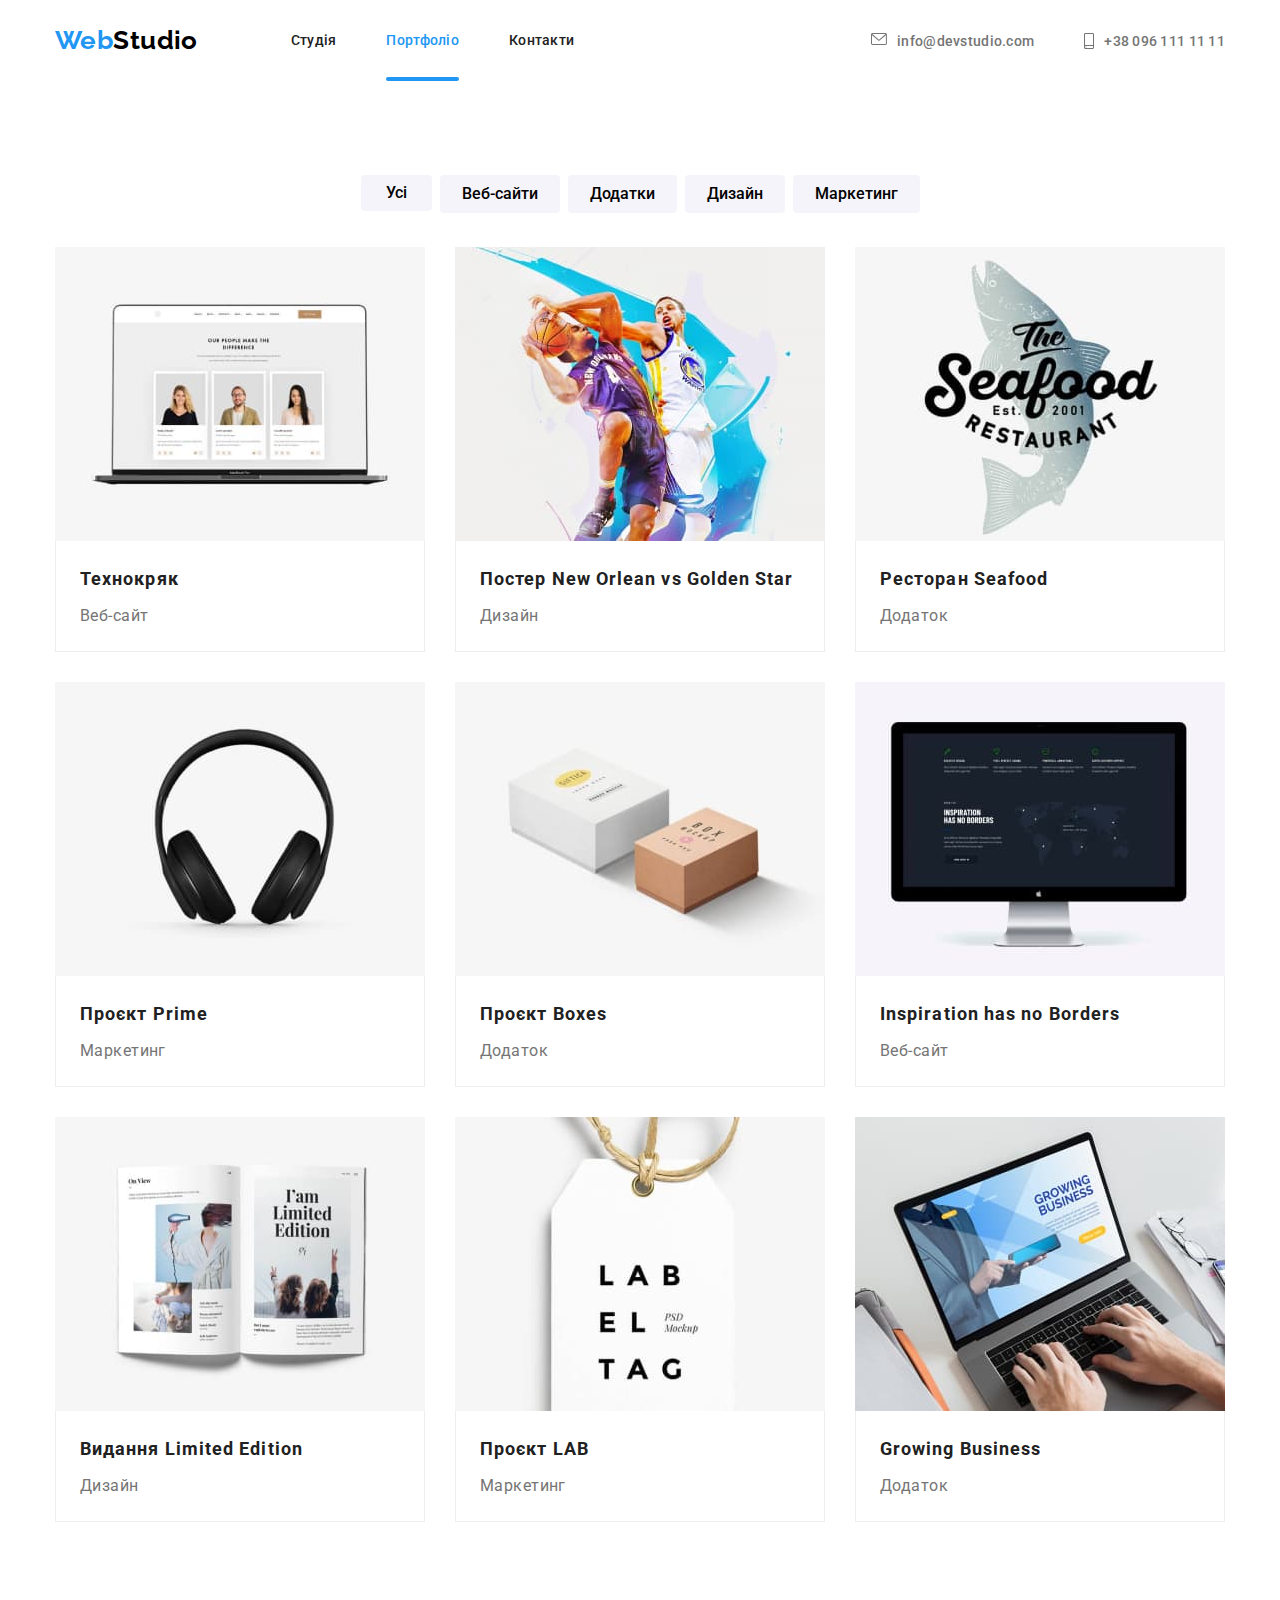
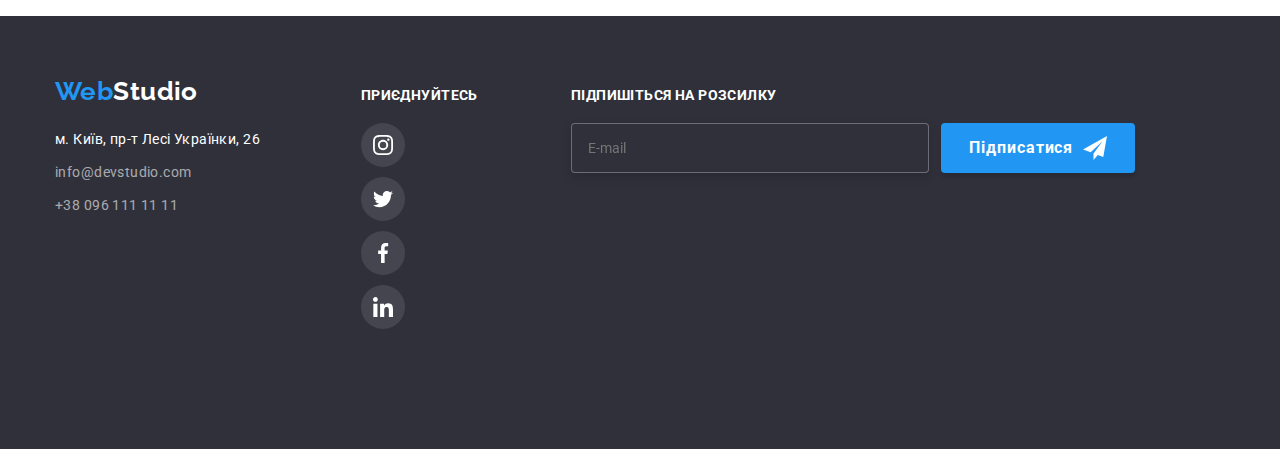
<file: portfolio.html>
<!DOCTYPE html>
<html lang="uk">

<head>
    <meta charset="UTF-8">
    <meta http-equiv="X-UA-Compatible" content="IE=edge">
    <meta name="viewport" content="width=device-width, initial-scale=1.0" />
    <title>Portfolio</title>
    <link rel="preconnect" href="https://fonts.googleapis.com">
    <link rel="preconnect" href="https://fonts.gstatic.com" crossorigin>
    <link href="https://fonts.googleapis.com/css2?family=Raleway:wght@700&family=Roboto:wght@400;500;700;900&display=swap"
        rel="stylesheet">
    <link rel="stylesheet" href="https://cdn.jsdelivr.net/npm/modern-normalize@1.1.0/modern-normalize.min.css">
    <link rel="stylesheet" href="./css/main.min.css">
    <link rel="stylesheet" href="./css/styles.css">
</head>

<body>
    <!-- Верх сторінки з активними елементами -->
<header class="header">
    <div class="header__content container">

        <a class="logotipe link" href="#">
            <span class="logotipe__web">Web</span>
            <span class="logotipe__studio">Studio</span>
        </a>

        <nav class="navigation">

            <ul class="navigation__list list">
                <li class="navigation__item"><a href="./index.html" class="link"> Студія </a></li>
                <li class="navigation__item"><a href="#" class="link navigation__link--active">Портфоліо</a></li>
                <li class="navigation__item"><a href="" class="link">Контакти</a></li>
            </ul>
        </nav>

        <ul class="contact list">
            <li>
                <a href="mailto:info@devstudio.com" class="contact link">
                    <svg class="contact__mail" width="16" height="12">
                        <use href="./images/icons.svg#icon-mail"></use>
                    </svg>
                    info@devstudio.com
                </a>
            </li>
            <li><a href="tel:+380961111111" class="contact link">
                    <svg class="contact__tel" width="10" height="16">
                        <use href="./images/icons.svg#icon-tel"></use>
                    </svg>
                    +38 096 111 11 11
                </a>
            </li>
        </ul>
    </div>
</header>

    <main>
       
       
        
        <!-- Фільтри -->
        <section class="portfolio">
            <div class="container">    
                <h1 class="portfolio__visually-hidden" >Портфоліо</h1>

                <ul class="portfolio__filters list">
                        <li><button class="portfolio__buttonall" type="button">Усі</button></li>
                        <li><button class="portfolio__filtersbutton" type="button"> Веб-сайти</button></li>
                        <li><button class="portfolio__filtersbutton" type="button"> Додатки</button></li>
                        <li><button class="portfolio__filtersbutton" type="button"> Дизайн</button></li>
                        <li><button class="portfolio__filtersbutton" type="button"> Маркетинг</button></li>
                </ul>
                

                            <!-- Портфоліо -->

                <ul class="portfolio__list list">
                                        
                        <li class="portfolio__item">
                            <div class="portfolio__overley">
                            <a class="portfolio__link link" href="">
                                <img src="./images/Portfolio-Tehno.jpg" alt="Технокряк" width="370" height="294">
                                <p class="portfolio__text">
                                    Ресурс пропонує комплексні пропозиції з різним рівнем функціоналу та сервісів. 
                                    Все це дозволить відвідувачу отримати
                                    вичерпні відомості про компанію чи приватну особу.
                                </p>
                            </div>
                                <div class="portfolio__info">
                                    <h2>Технокряк</h2>
                                    <p>Веб-сайт</p>
                                </div>
                            </a>
                           
                            
                                    
                                
                            
                            
                        </li>
                    
                    
                    
                        <li class="portfolio__item">
                            <div class="portfolio__overley">
                            <a class="portfolio__link link" href="">
                            <img src="./images/Portfolio-New-Orlean-vs-Golden-Star.jpg" alt="Постер" width="370" height="294">
                                    <p class="portfolio__text">
                                    Ресурс пропонує комплексні пропозиції з різним рівнем функціоналу та сервісів. 
                                    Все це дозволить відвідувачу отримати
                                    вичерпні відомості про компанію чи приватну особу.
                                </p>    
                        </div>
                            <div class="portfolio__info">
                                <h2>Постер New Orlean vs Golden Star</h2>
                                <p>Дизайн</p>
                            </div>
                            </a>
                            
                            
                        </li>
                    
                    
                    
                        <li class="portfolio__item">
                            <div class="portfolio__overley">
                            <a class="portfolio__link link" href="">
                                <img src="./images/Portfolio-Restaurant-Seafood.jpg" alt="Ресторан" width="370" height="294">
                            <p class="portfolio__text">
                                    Ресурс пропонує комплексні пропозиції з різним рівнем функціоналу та сервісів. 
                                    Все це дозволить відвідувачу отримати
                                    вичерпні відомості про компанію чи приватну особу.
                                </p>    
                            </div>
                                <div class="portfolio__info">
                                    <h2>Ресторан Seafood</h2>
                                    <p>Додаток</p>
                                </div>
                            </a>
                            
                        </li>
                    
                    
                    
                        <li class="portfolio__item">
                            <div class="portfolio__overley">
                            <a class="portfolio__link link" href="">
                                <img src="./images/Portfolio-Project-Prime.jpg" alt="Проєкт Prime" width="370" height="294">
                            <p class="portfolio__text">
                                    Ресурс пропонує комплексні пропозиції з різним рівнем функціоналу та сервісів. 
                                    Все це дозволить відвідувачу отримати
                                    вичерпні відомості про компанію чи приватну особу.
                                </p>    
                            </div>
                                <div class="portfolio__info">
                                
                                    <h2>Проєкт Prime</h2>
                                    <p>Маркетинг</p>
                                </div>
                            </a>
                           
                        </li>
                    
                    
                    
                        <li class="portfolio__item">
                            <div class="portfolio__overley">
                            <a class="portfolio__link link" href="">
                                <img src="./images/Portfolio-Project-Boxes.jpg" alt="Проєкт Boxes" width="370" height="294">
                            <p class="portfolio__text">
                                    Ресурс пропонує комплексні пропозиції з різним рівнем функціоналу та сервісів. 
                                    Все це дозволить відвідувачу отримати
                                    вичерпні відомості про компанію чи приватну особу.
                                </p>    
                            </div>
                                <div class="portfolio__info">
                                
                                    <h2>Проєкт Boxes</h2>
                                    <p>Додаток</p>
                                </div>
                            </a>
                            
                        </li>
                    
                    
                    
                        <li class="portfolio__item">
                            <div class="portfolio__overley">
                            <a class="portfolio__link link" href="">
                                <img src="./images/Portfolio-Inspiration-has-no-Borders.jpg" alt="Inspiration has no Borders" width="370" height="294">
                            <p class="portfolio__text">
                                    Ресурс пропонує комплексні пропозиції з різним рівнем функціоналу та сервісів. 
                                    Все це дозволить відвідувачу отримати
                                    вичерпні відомості про компанію чи приватну особу.
                                </p>    
                            </div>
                                <div class="portfolio__info">
                                    <h2>Inspiration has no Borders</h2>
                                    <p>Веб-сайт</p>
                                </div>
                            </a>
                            
                        </li>
                    
                    
                    
                        <li class="portfolio__item">
                            <div class="portfolio__overley">
                            <a class="portfolio__link link" href="">
                                <img src="./images/Portfolio-Limited-Edition.jpg" alt="Видання Limited Edition" width="370" height="294">
                            <p class="portfolio__text">
                                    Ресурс пропонує комплексні пропозиції з різним рівнем функціоналу та сервісів. 
                                    Все це дозволить відвідувачу отримати
                                    вичерпні відомості про компанію чи приватну особу.
                                </p>    
                            </div>
                                <div class="portfolio__info">
                                    <h2>Видання Limited Edition</h2>
                                    <p>Дизайн</p>
                                </div>
                            </a>
                                                       
                        </li>
                    
                    
                    
                        <li class="portfolio__item">
                            <div class="portfolio__overley">
                            <a class="portfolio__link link" href="">
                                <img src="./images/Portfolio-Project-LAB.jpg" alt="Проєкт LAB" width="370" height="294">
                            <p class="portfolio__text">
                                    Ресурс пропонує комплексні пропозиції з різним рівнем функціоналу та сервісів. 
                                    Все це дозволить відвідувачу отримати
                                    вичерпні відомості про компанію чи приватну особу.
                                </p>    
                            </div>
                                <div class="portfolio__info">
                                    <h2>Проєкт LAB</h2>
                                    <p>Маркетинг</p>
                                </div>
                            </a>
                            
                        </li>
                    
                    
                    
                        <li class="portfolio__item">
                            <div class="portfolio__overley">
                            <a class="portfolio__link link" href="">
                                <img src="./images/Portfolio-Growing-Business.jpg" alt="Growing Business" width="370" height="294">
                            <p class="portfolio__text">
                                    Ресурс пропонує комплексні пропозиції з різним рівнем функціоналу та сервісів. 
                                    Все це дозволить відвідувачу отримати
                                    вичерпні відомості про компанію чи приватну особу.
                                </p>    
                            </div>
                                <div class="portfolio__info">
                                    <h2>Growing Business</h2>
                                    <p>Додаток</p>
                                </div>
                            </a>
                            
                        </li>
                    
                </ul>

            </div>
        </section>
    </main>

    <footer class="footer">
    
        <div class="footer__container container">
            <div>
                <a class="logotipe logotipe--margin link" href="#">
                    <span class="logotipe__web">Web</span>
                    <span class="logotipe__studio logotipe__studio--color">Studio</span>
                </a>
                <address class="footer__contact">
                    <ul class="address list">
                        <li><a class="address__item link" href="https://goo.gl/maps/Fz6GeaeqfLtcT4g48" target="_blank"
                                rel="noopener norefferer nofollov">м. Київ, пр-т Лесі Українки, 26</a></li>
                        <li><a class="address__mail link" href="mailto:info@devstudio.com">info@devstudio.com</a></li>
                        <li><a class="address__tel link" href="tel:+380961111111">+38 096 111 11 11</a></li>
                    </ul>
                </address>
            </div>
            <div>
                <p class="footer__title">
                    приєднуйтесь
                </p>
                <div class="footer__social">
                    <a href=# class="footer__icon link">
                        <svg class="icon-instagram" width="20" height="20">
                            <use href="./images/icons.svg#icon-instagram"></use>
                        </svg>
                    </a>
                    <a href=# class="footer__icon link">
                        <svg class="icon-twitter" width="20" height="20">
                            <use href="./images/icons.svg#icon-twitter"></use>
                        </svg>
                    </a>
                    <a href=# class="footer__icon link">
                        <svg class="icon-facebook" width="20" height="20">
                            <use href="./images/icons.svg#icon-facebook"></use>
                        </svg>
                    </a>
                    <a href=# class="footer__icon link">
                        <svg class="icon-linkedin" width="20" height="20">
                            <use href="./images/icons.svg#icon-linkedin"></use>
                        </svg>
                    </a>
                </div>
            </div>
            <div class="footer__form">
                <p class="footer__title">
                    Підпишіться на розсилку
                </p>
                <div role="group">
                    <form>
                        <div class="subscribe">
                            <input class="subscribe__input" type="email" name="email-user" id="email-user"
                                placeholder="E-mail">
                            <button class="subscribe__button" type="submit">
                                Підписатися
                            </button>
                            <svg class="icon-send" width="24" height="24">
                                <use href="./images/icons.svg#icon-send"></use>
                            </svg>
                        </div>
    
    
    
                    </form>
                </div>
            </div>
        </div>
    </footer>

    <script src="./js/modal.js"></script>

</body>

</html>
</file>
<file: css/styles.css>

</file>
<file: css/main.min.css>
html{-webkit-box-sizing:border-box;box-sizing:border-box}*,*::before,*::after{-webkit-box-sizing:inherit;box-sizing:inherit}:root{--second-font: "Raleway", sans-serif;--color-body: #212121;--color-body-second: #757575;--accent-color: #2196F3}h1,h2,h3,h4,h5,h6,p{margin:0}.link{text-decoration:none;color:var(--color-body)}.list{list-style:none;margin:0px;padding:0px}img{display:block}label{margin:0;padding:0;border:0}input{margin:0;padding:0;border:0}textarea{margin:0;padding:0;border:0}body{font-family:"Roboto",sans-serif;font-size:14px;letter-spacing:.03em;color:var(--color-body)}section{padding-top:94px;padding-bottom:94px}@media screen and (min-width: 320px){.container{width:290px;padding-left:15px;padding-right:15px;margin-left:auto;margin-right:auto}}@media screen and (min-width: 480px){.container{width:450px;padding-left:15px;padding-right:15px;margin-left:auto;margin-right:auto}}@media screen and (min-width: 768px){.container{width:738px;padding-left:15px;padding-right:15px;margin-left:auto;margin-right:auto}}@media screen and (min-width: 1200px){.container{width:1200px;padding-left:15px;padding-right:15px;margin-left:auto;margin-right:auto}}.header{padding-top:25px;padding-bottom:25px}.header__content{display:-webkit-box;display:-ms-flexbox;display:flex;-webkit-box-align:center;-ms-flex-align:center;align-items:center}@media screen and (min-width: 320px){.header__content{-webkit-box-pack:justify;-ms-flex-pack:justify;justify-content:space-between}}@media screen and (min-width: 480px){.header__content{-webkit-box-pack:justify;-ms-flex-pack:justify;justify-content:space-between}}.contact{display:none}@media screen and (min-width: 768px){.contact{display:-webkit-box;display:-ms-flexbox;display:flex;-webkit-box-orient:vertical;-webkit-box-direction:normal;-ms-flex-direction:column;flex-direction:column;margin-left:auto;color:var(--color-body-second);font-weight:500;font-size:14px;line-height:1.1428571429;letter-spacing:.02em}.contact:hover,.contact:focus{color:#2196f3}}@media screen and (min-width: 1200px){.contact{display:-webkit-box;display:-ms-flexbox;display:flex;-webkit-box-orient:horizontal;-webkit-box-direction:normal;-ms-flex-direction:row;flex-direction:row;margin-left:auto;color:var(--color-body-second);font-weight:500;font-size:14px;line-height:1.1428571429;letter-spacing:.02em}.contact>li:not(:last-child){margin-right:50px}.contact:hover,.contact:focus{color:#2196f3}}@media screen and (min-width: 768px){.contact__link{display:-webkit-box;display:-ms-flexbox;display:flex;-webkit-box-orient:horizontal;-webkit-box-direction:normal;-ms-flex-direction:row;flex-direction:row}}@media screen and (min-width: 1200px){.contact__link{display:-webkit-box;display:-ms-flexbox;display:flex;-webkit-box-orient:horizontal;-webkit-box-direction:normal;-ms-flex-direction:row;flex-direction:row}}.contact__mail{display:-webkit-box;display:-ms-flexbox;display:flex;margin-right:10px;fill:currentColor;-webkit-box-align:center;-ms-flex-align:center;align-items:center;-webkit-box-pack:center;-ms-flex-pack:center;justify-content:center}.contact__mail:hover,.contact__mail:focus{color:#2196f3;-webkit-transition:250 cubic-bezier(0.4, 0, 0.2, 1);transition:250 cubic-bezier(0.4, 0, 0.2, 1)}.contact__tel{display:-webkit-box;display:-ms-flexbox;display:flex;margin-right:10px;fill:currentColor;-webkit-box-align:center;-ms-flex-align:center;align-items:center;-webkit-box-pack:center;-ms-flex-pack:center;justify-content:center}.contact__tel:hover,.contact__tel:focus{color:#2196f3}.logotipe{display:-webkit-box;display:-ms-flexbox;display:flex;-webkit-box-align:center;-ms-flex-align:center;align-items:center;-webkit-box-pack:center;-ms-flex-pack:center;justify-content:center;font-family:var(--second-font);font-weight:700;font-size:26px;line-height:1.1923076923}@media screen and (min-width: 768px){.logotipe{margin-right:auto}}@media screen and (min-width: 1200px){.logotipe{display:-webkit-box;display:-ms-flexbox;display:flex;margin-right:93px;font-family:var(--second-font);font-weight:700;font-size:26px;line-height:1.1923076923}}.logotipe__web{color:#2196f3}.logotipe__studio{color:#000}.navigation{display:none}@media screen and (min-width: 768px){.navigation{display:-webkit-box;display:-ms-flexbox;display:flex;-webkit-box-align:center;-ms-flex-align:center;align-items:center}}@media screen and (min-width: 1200px){.navigation{display:-webkit-box;display:-ms-flexbox;display:flex;-webkit-box-align:center;-ms-flex-align:center;align-items:center}}.navigation__list{display:-webkit-box;display:-ms-flexbox;display:flex;font-weight:500;line-height:1.14;letter-spacing:.02em;color:var(--color-body)}.navigation__list>li:not(:last-child){margin-right:50px}.navigation__list:hover,.navigation__list:focus{color:#2196f3;-webkit-transition:cubic-bezier(0.4, 0, 0.2, 1);transition:cubic-bezier(0.4, 0, 0.2, 1)}.navigation__item{position:relative}.navigation__link--active{color:#2196f3}.navigation__link--active::after{display:inline-block;content:"";position:absolute;top:44px;left:0%;width:100%;height:4px;opacity:1;background:#2196f3;border-radius:2px}.menu{display:-webkit-box;display:-ms-flexbox;display:flex;padding:0;margin:0;list-style:none}@media(max-width: 767px){.menu{display:none}}.menu .link{padding:10px;color:inherit;text-decoration:none}.menu .link:hover,.menu .link:focus{text-decoration:underline}.menu-toggle{min-height:40px;min-width:40px;display:-webkit-box;display:-ms-flexbox;display:flex;-webkit-box-align:center;-ms-flex-align:center;align-items:center;-webkit-box-pack:center;-ms-flex-pack:center;justify-content:center;margin:0;padding:0;background-color:rgba(0,0,0,0);cursor:pointer;border:none;border-radius:50%;outline:none}.menu-toggle:hover,.menu-toggle:focus{background-color:#2196f3}@media(min-width: 768px){.menu-toggle{display:none}}.menu-container{position:fixed;top:0;left:0;width:100vw;height:100vh;padding:32px;background:#fff;z-index:999;-webkit-transform:translateX(100%);transform:translateX(100%);-webkit-transition:-webkit-transform 250ms ease-in-out;transition:-webkit-transform 250ms ease-in-out;transition:transform 250ms ease-in-out;transition:transform 250ms ease-in-out, -webkit-transform 250ms ease-in-out}.menu__mobile-close:hover,.menu__mobile-close:focus{color:#2196f3}.menu-container.is-open{-webkit-transform:translateX(0);transform:translateX(0)}.menu-container .menu-toggle{position:absolute;top:16px;right:16px;color:#fff}.mobile-menu{width:100%;padding:0;margin:0;list-style:none}.mobilenavigation__list{margin-bottom:306px}.mobilenavigation__list>li:not(:last-child){margin-bottom:32px}.mobilenavigation__item{font-weight:500;font-size:40px;line-height:47px;letter-spacing:.02em;color:#212121}.mobilenavigation__item:hover,.mobilenavigation__item:focus{color:#2196f3}.mobilecontact{margin-bottom:64px}.mobilecontact>li:not(:last-child){margin-bottom:32px}.mobilecontact__linktel{font-weight:500;font-size:34px;line-height:40px;letter-spacing:.02em;color:var(--accent-color)}.mobilecontact__linkmail{font-weight:500;font-size:24px;line-height:28px;letter-spacing:.02em;color:var(--color-body-second)}.mobilesocial{display:-webkit-box;display:-ms-flexbox;display:flex;gap:20px}.mobilesocial__link{font-weight:500;font-size:18px;line-height:22px;letter-spacing:.02em;color:#2196f3}.cap{display:-webkit-box;display:-ms-flexbox;display:flex;-webkit-box-pack:center;-ms-flex-pack:center;justify-content:center;-webkit-box-align:center;-ms-flex-align:center;align-items:center;position:relative;height:400px;background:#c4c4c4;background-image:-webkit-gradient(linear, left top, left bottom, from(rgba(47, 48, 58, 0.4)), to(rgba(47, 48, 58, 0.4))),url(../images/Bg-hero.png);background-image:linear-gradient(rgba(47, 48, 58, 0.4), rgba(47, 48, 58, 0.4)),url(../images/Bg-hero.png);background-repeat:no-repeat;background-position:center;background-size:cover;padding-top:200px;padding-bottom:200px;margin-left:auto;margin-right:auto;max-width:1600px;border:none}@media screen and (min-width: 768px){.cap{display:-webkit-box;display:-ms-flexbox;display:flex;-webkit-box-pack:center;-ms-flex-pack:center;justify-content:center;-webkit-box-align:center;-ms-flex-align:center;align-items:center;position:relative;height:400px;background:#c4c4c4;background-image:-webkit-gradient(linear, left top, left bottom, from(rgba(47, 48, 58, 0.4)), to(rgba(47, 48, 58, 0.4))),url(../images/Bg-hero.png);background-image:linear-gradient(rgba(47, 48, 58, 0.4), rgba(47, 48, 58, 0.4)),url(../images/Bg-hero.png);background-repeat:no-repeat;background-position:center;background-size:cover;padding-top:200px;padding-bottom:200px;margin-left:auto;margin-right:auto;max-width:1600px;border:none}}@media screen and (min-width: 1200px){.cap{display:-webkit-box;display:-ms-flexbox;display:flex;-webkit-box-pack:center;-ms-flex-pack:center;justify-content:center;-webkit-box-align:center;-ms-flex-align:center;align-items:center;position:relative;background:#c4c4c4;background-image:-webkit-gradient(linear, left top, left bottom, from(rgba(47, 48, 58, 0.4)), to(rgba(47, 48, 58, 0.4))),url(../images/Bg-hero.png);background-image:linear-gradient(rgba(47, 48, 58, 0.4), rgba(47, 48, 58, 0.4)),url(../images/Bg-hero.png);background-repeat:no-repeat;background-position:center;background-size:cover;padding-top:200px;padding-bottom:200px;margin-left:auto;margin-right:auto;max-width:1600px;height:600px;border:none}}.cap__container{margin-left:auto;margin-right:auto;text-align:center}.cap__title{display:inline-block;margin-bottom:30px;font-weight:900;font-size:26px;line-height:1.6153846154;letter-spacing:.06em;text-transform:uppercase;color:#fff}@media screen and (min-width: 1200px){.cap__title{font-size:44px;line-height:1.36}}.cap__button{display:-webkit-box;display:-ms-flexbox;display:flex;width:216px;height:50px;-webkit-box-align:center;-ms-flex-align:center;align-items:center;-webkit-box-pack:center;-ms-flex-pack:center;justify-content:center;margin-right:auto;margin-left:auto;font-weight:700;font-size:16px;line-height:1.87;letter-spacing:.06em;font-family:inherit;color:#fff;background:#2196f3;-webkit-box-shadow:0px 4px 4px rgba(0,0,0,.15);box-shadow:0px 4px 4px rgba(0,0,0,.15);border-radius:4px;border-color:#2196f4;cursor:pointer}.cap__button:hover,.cap__button:focus,.cap__button:active{background:#188ce8;-webkit-transition:cubic-bezier(0.4, 0, 0.2, 1);transition:cubic-bezier(0.4, 0, 0.2, 1)}.modal-backdrop{position:fixed;left:50%;top:50%;-webkit-transform:translate(-50%, -50%);transform:translate(-50%, -50%);width:1600px;height:1024px;background:rgba(0,0,0,.2)}.modal-backdrop.is-hidden{opacity:0;pointer-events:none}@media screen and (min-width: 320px){.modal{position:absolute;left:50%;top:50%;-webkit-transform:translate(-50%, -50%);transform:translate(-50%, -50%);width:320px;padding:40px;background:#fff;-webkit-box-shadow:0px 1px 3px rgba(0,0,0,.12),0px 1px 1px rgba(0,0,0,.14),0px 2px 1px rgba(0,0,0,.2);box-shadow:0px 1px 3px rgba(0,0,0,.12),0px 1px 1px rgba(0,0,0,.14),0px 2px 1px rgba(0,0,0,.2);border-radius:4px}}@media screen and (min-width: 480px){.modal{position:absolute;left:50%;top:50%;-webkit-transform:translate(-50%, -50%);transform:translate(-50%, -50%);width:420px;padding:40px;background:#fff;-webkit-box-shadow:0px 1px 3px rgba(0,0,0,.12),0px 1px 1px rgba(0,0,0,.14),0px 2px 1px rgba(0,0,0,.2);box-shadow:0px 1px 3px rgba(0,0,0,.12),0px 1px 1px rgba(0,0,0,.14),0px 2px 1px rgba(0,0,0,.2);border-radius:4px}}@media screen and (min-width: 768px){.modal{position:absolute;left:50%;top:50%;-webkit-transform:translate(-50%, -50%);transform:translate(-50%, -50%);width:528px;height:581px;background:#fff;-webkit-box-shadow:0px 1px 3px rgba(0,0,0,.12),0px 1px 1px rgba(0,0,0,.14),0px 2px 1px rgba(0,0,0,.2);box-shadow:0px 1px 3px rgba(0,0,0,.12),0px 1px 1px rgba(0,0,0,.14),0px 2px 1px rgba(0,0,0,.2);border-radius:4px}}@media screen and (min-width: 1200px){.modal{position:absolute;left:50%;top:50%;-webkit-transform:translate(-50%, -50%);transform:translate(-50%, -50%);width:528px;height:581px;padding:40px;background:#fff;-webkit-box-shadow:0px 1px 3px rgba(0,0,0,.12),0px 1px 1px rgba(0,0,0,.14),0px 2px 1px rgba(0,0,0,.2);box-shadow:0px 1px 3px rgba(0,0,0,.12),0px 1px 1px rgba(0,0,0,.14),0px 2px 1px rgba(0,0,0,.2);border-radius:4px}}.modal__icon{position:absolute;display:-webkit-box;display:-ms-flexbox;display:flex;-webkit-box-align:center;-ms-flex-align:center;align-items:center;-webkit-box-pack:center;-ms-flex-pack:center;justify-content:center;right:10px;top:10px;width:30px;height:30px;background:#fff;border-radius:50%;border:1px solid rgba(0,0,0,.1);cursor:pointer}.modal__icon:hover,.modal__icon:focus,.modal__icon-svg{fill:#2196f3}.modal__tytle{margin-bottom:12px;font-weight:700;font-size:20px;line-height:1.15;text-align:center;letter-spacing:.03em;color:#212121}.modal-group{display:-webkit-box;display:-ms-flexbox;display:flex;-webkit-box-orient:vertical;-webkit-box-direction:normal;-ms-flex-direction:column;flex-direction:column}.modal-group__item{position:relative}.modal-group__label{display:block;margin-bottom:4px;font-weight:400;font-size:12px;line-height:1.1666666667;letter-spacing:.01em;color:var(--color-body-second)}.modal-group__input{width:100%;height:40px;margin-bottom:10px;padding-left:42px;border:1px solid rgba(33,33,33,.2);border-radius:4px}.modal-group__input:hover,.modal-group__input:focus{border:1px solid #2196f3}.modal-group__comment{width:100%;height:120px;margin-bottom:20px;padding:12px 16px;border:1px solid rgba(33,33,33,.2);border-radius:4px;resize:none;font-weight:400;font-size:12px;line-height:14px;letter-spacing:.01em;color:rgba(117,117,117,.5)}.modal-group__button{display:-webkit-box;display:-ms-flexbox;display:flex;width:200px;height:50px;-webkit-box-align:center;-ms-flex-align:center;align-items:center;-webkit-box-pack:center;-ms-flex-pack:center;justify-content:center;margin-right:auto;margin-left:auto;font-weight:700;font-size:16px;line-height:1.875;letter-spacing:.06em;color:#fff;background:#2196f3;-webkit-box-shadow:0px 4px 4px rgba(0,0,0,.15);box-shadow:0px 4px 4px rgba(0,0,0,.15);border:none;border-radius:4px;cursor:pointer}.modal-group__icon{position:absolute;left:12px;top:27px}.modal-group__input:hover+.modal-group__icon,.modal-group__input:focus+.modal-group__icon{fill:var(--accent-color)}.modal-group__checkbox{position:relative;display:-webkit-box;display:-ms-flexbox;display:flex;-webkit-box-align:center;-ms-flex-align:center;align-items:center;margin-bottom:30px}.modal-group__input-polisy{-webkit-appearance:none;-moz-appearance:none;appearance:none;width:16px;height:15px;margin-left:12px;border:1px solid #212121;border-radius:4px;background-image:url("data:image/svg+xml,%3Csvg width='16' height='15' viewBox='0 0 16 15' fill='none' xmlns='http://www.w3.org/2000/svg'%3E%3Crect width='16' height='15' rx='2' fill='%232196F3'/%3E%3Cpath d='M3.95703 7.75166L3.88825 7.68604L3.81923 7.75141L2.93123 8.59258L2.85486 8.66492L2.93097 8.73753L6.42671 12.0724L6.49574 12.1382L6.56476 12.0724L14.069 4.91352L14.1449 4.84116L14.069 4.76881L13.1873 3.92764L13.1183 3.86183L13.0493 3.92761L6.49577 10.1735L3.95703 7.75166Z' fill='white' stroke='white' stroke-width='0.2'/%3E%3C/svg%3E");background-repeat:no-repeat;background-position:center;background-size:0;-webkit-transition:cubic-bezier(0.4, 0, 0.2, 1);transition:cubic-bezier(0.4, 0, 0.2, 1);cursor:pointer}.modal-group__input-polisy:checked{background-size:16px 15px;-webkit-transition:cubic-bezier(0.4, 0, 0.2, 1);transition:cubic-bezier(0.4, 0, 0.2, 1)}.modal-group__label-polisy{width:100%;height:24px;margin-left:10px;font-size:14px;line-height:1.7142857143;letter-spacing:.03em;color:var(--color-body-second)}.modal-group__link-polisy{color:#2196f3}.portfolio__visually-hidden,.features__h2{position:absolute;width:1px;height:1px;margin:-1px;border:0;padding:0;white-space:nowrap;-webkit-clip-path:inset(100%);clip-path:inset(100%);clip:rect(0 0 0 0);overflow:hidden}@media screen and (min-width: 320px){.features__list{display:-webkit-box;display:-ms-flexbox;display:flex;-ms-flex-wrap:wrap;flex-wrap:wrap;-webkit-box-pack:center;-ms-flex-pack:center;justify-content:center}}@media screen and (min-width: 480px){.features__list{display:-webkit-box;display:-ms-flexbox;display:flex;-ms-flex-wrap:wrap;flex-wrap:wrap;-webkit-box-pack:center;-ms-flex-pack:center;justify-content:center}}@media screen and (min-width: 768px){.features__list{display:-webkit-box;display:-ms-flexbox;display:flex;-ms-flex-wrap:wrap;flex-wrap:wrap;gap:30px;-webkit-box-pack:center;-ms-flex-pack:center;justify-content:center}}@media screen and (min-width: 1200px){.features__list{display:-webkit-box;display:-ms-flexbox;display:flex;gap:30px;-webkit-box-pack:center;-ms-flex-pack:center;justify-content:center}}@media screen and (min-width: 320px){.features__item{-ms-flex-preferred-size:100%;flex-basis:100%}}@media screen and (min-width: 480px){.features__item{-ms-flex-preferred-size:100%;flex-basis:100%}}@media screen and (min-width: 768px){.features__item{-ms-flex-preferred-size:45%;flex-basis:45%}}@media screen and (min-width: 1200px){.features__item{-ms-flex-preferred-size:calc((100% - 90px)/4);flex-basis:calc((100% - 90px)/4)}}@media screen and (min-width: 480px){.features__list h3{margin-top:0px;margin-bottom:10px;font-weight:700;line-height:1.14;font-size:14px;text-transform:uppercase;text-align:center}}@media screen and (min-width: 768px){.features__list h3{margin-top:0px;margin-bottom:10px;font-weight:700;line-height:1.14;font-size:14px;text-transform:uppercase;text-align:center}}@media screen and (min-width: 1200px){.features__list h3{margin-top:0px;margin-bottom:10px;font-weight:700;line-height:1.14;font-size:14px;text-transform:uppercase;text-align:left}}.features__list p{margin-bottom:30px;font-family:"Roboto";font-style:normal;font-weight:400;line-height:24px;color:var(--color-body-second)}.features__icon{display:-webkit-box;display:-ms-flexbox;display:flex;margin-bottom:30px;width:100%;height:120px;-webkit-box-align:center;-ms-flex-align:center;align-items:center;-webkit-box-pack:center;-ms-flex-pack:center;justify-content:center;background:#f5f4fa;border-radius:4px}.features__icon-antenna{display:-webkit-box;display:-ms-flexbox;display:flex;fill:currentColor}.features__icon-clock{display:-webkit-box;display:-ms-flexbox;display:flex;fill:currentColor}.features__icon-diagram{display:-webkit-box;display:-ms-flexbox;display:flex;fill:currentColor}.features__icon-astronaut{display:-webkit-box;display:-ms-flexbox;display:flex;fill:currentColor}.work{padding-top:0;display:none}@media screen and (min-width: 480px){.work{display:none}}@media screen and (min-width: 768px){.work{display:none}}@media screen and (min-width: 1200px){.work{display:block}}.work__title{font-weight:700;font-size:36px;line-height:1.16;text-align:center;margin-bottom:50px}.work__list{display:-webkit-box;display:-ms-flexbox;display:flex}.work__list>div:not(:last-child){margin-right:30px}.work__img{position:relative}.work-list__paragraf{display:-webkit-box;display:-ms-flexbox;display:flex;position:absolute;left:0;bottom:0;width:100%;height:70px;background:rgba(47,48,58,.8);font-weight:700;font-size:14px;line-height:1.1428571429;-webkit-box-pack:center;-ms-flex-pack:center;justify-content:center;-webkit-box-align:center;-ms-flex-align:center;align-items:center;letter-spacing:.03em;text-transform:uppercase;color:#fff}.team{background:#f5f4fa;max-width:1600px;margin-right:auto;margin-left:auto}.team__title{margin-bottom:50px;font-weight:700;font-size:36px;line-height:1.16;text-align:center}.team__list{display:-webkit-box;display:-ms-flexbox;display:flex;-webkit-box-orient:vertical;-webkit-box-direction:normal;-ms-flex-direction:column;flex-direction:column;-webkit-box-pack:center;-ms-flex-pack:center;justify-content:center;-webkit-box-align:center;-ms-flex-align:center;align-items:center}.team__list>li{margin-bottom:30px}@media screen and (min-width: 768px){.team__list{-webkit-box-orient:horizontal;-webkit-box-direction:normal;-ms-flex-direction:row;flex-direction:row;-ms-flex-wrap:wrap;flex-wrap:wrap}.team__list>li{margin-right:30px}}@media screen and (min-width: 1200px){.team__list{display:-webkit-box;display:-ms-flexbox;display:flex;-ms-flex-wrap:nowrap;flex-wrap:nowrap}.team__list>li:not(:last-child){margin-right:30px}}@media screen and (min-width: 320px){.team__item{background:#fff;-webkit-box-shadow:0px 1px 3px rgba(0,0,0,.12),0px 1px 1px rgba(0,0,0,.14),0px 2px 1px rgba(0,0,0,.2);box-shadow:0px 1px 3px rgba(0,0,0,.12),0px 1px 1px rgba(0,0,0,.14),0px 2px 1px rgba(0,0,0,.2);border-radius:0px 0px 4px 4px;width:100%}}@media screen and (min-width: 480px){.team__item{background:#fff;-webkit-box-shadow:0px 1px 3px rgba(0,0,0,.12),0px 1px 1px rgba(0,0,0,.14),0px 2px 1px rgba(0,0,0,.2);box-shadow:0px 1px 3px rgba(0,0,0,.12),0px 1px 1px rgba(0,0,0,.14),0px 2px 1px rgba(0,0,0,.2);border-radius:0px 0px 4px 4px;width:100%}}@media screen and (min-width: 768px){.team__item{background:#fff;-webkit-box-shadow:0px 1px 3px rgba(0,0,0,.12),0px 1px 1px rgba(0,0,0,.14),0px 2px 1px rgba(0,0,0,.2);box-shadow:0px 1px 3px rgba(0,0,0,.12),0px 1px 1px rgba(0,0,0,.14),0px 2px 1px rgba(0,0,0,.2);border-radius:0px 0px 4px 4px;width:-webkit-fit-content;width:-moz-fit-content;width:fit-content}}@media screen and (min-width: 1200px){.team__item{background:#fff;-webkit-box-shadow:0px 1px 3px rgba(0,0,0,.12),0px 1px 1px rgba(0,0,0,.14),0px 2px 1px rgba(0,0,0,.2);box-shadow:0px 1px 3px rgba(0,0,0,.12),0px 1px 1px rgba(0,0,0,.14),0px 2px 1px rgba(0,0,0,.2);border-radius:0px 0px 4px 4px;width:-webkit-max-content;width:-moz-max-content;width:max-content}}@media screen and (min-width: 320px){.team__img{width:100%;height:100%}}@media screen and (min-width: 480px){.team__img{width:100%;height:100%}}@media screen and (min-width: 768px){.team__img{width:270px;height:260px}}.team__info{padding-top:30px;padding-bottom:30px;padding-left:auto;padding-right:auto}.team h3{margin-bottom:10px;font-weight:500;font-size:16px;line-height:1.18;text-align:center}.team p{font-size:16px;line-height:1.18;text-align:center}.team__social{display:-webkit-box;display:-ms-flexbox;display:flex;-webkit-box-pack:center;-ms-flex-pack:center;justify-content:center;gap:10px;margin-top:16px}.team__icon{width:44px;height:44px;display:-webkit-box;display:-ms-flexbox;display:flex;-webkit-box-pack:center;-ms-flex-pack:center;justify-content:center;-webkit-box-align:center;-ms-flex-align:center;align-items:center;color:#afb1b8;border-radius:50%}.team__icon:hover,.team__icon:focus,.team__icon:active{background:#2196f3;-webkit-transition:cubic-bezier(0.4, 0, 0.2, 1);transition:cubic-bezier(0.4, 0, 0.2, 1)}.team__icon:hover,.team__icon:focus,.team__icon:active{color:#fff;-webkit-transition:cubic-bezier(0.4, 0, 0.2, 1);transition:cubic-bezier(0.4, 0, 0.2, 1)}.icon-instagram,.icon-twitter,.icon-facebook,.icon-linkedin{fill:currentColor}.customers__title{margin-bottom:50px;font-weight:700;font-size:28px;line-height:1.2692307692;text-align:center;letter-spacing:.03em;color:#212121}@media screen and (min-width: 1200px){.customers__title{font-size:36px;line-height:1.1666666667}}@media screen and (min-width: 320px){.customers__list{display:-webkit-box;display:-ms-flexbox;display:flex;-webkit-box-orient:vertical;-webkit-box-direction:normal;-ms-flex-direction:column;flex-direction:column;gap:30px;-webkit-box-align:center;-ms-flex-align:center;align-items:center}}@media screen and (min-width: 480px){.customers__list{display:-webkit-box;display:-ms-flexbox;display:flex;-ms-flex-wrap:wrap;flex-wrap:wrap;-webkit-box-orient:horizontal;-webkit-box-direction:normal;-ms-flex-direction:row;flex-direction:row;-webkit-box-pack:center;-ms-flex-pack:center;justify-content:center;gap:30px}}@media screen and (min-width: 768px){.customers__list{-webkit-box-align:center;-ms-flex-align:center;align-items:center;-webkit-box-pack:center;-ms-flex-pack:center;justify-content:center}}@media screen and (min-width: 1200px){.customers__list{display:-webkit-box;display:-ms-flexbox;display:flex;gap:30px}}.customers__icon{display:-webkit-box;display:-ms-flexbox;display:flex;-webkit-box-pack:center;-ms-flex-pack:center;justify-content:center;-webkit-box-align:center;-ms-flex-align:center;align-items:center;width:170px;height:92px;color:#afb1b8;border:1px solid #afb1b8;border-radius:4px}.customers__icon:hover,.customers__icon:focus,.customers__icon:active{border-color:#2196f3;color:#2196f3;-webkit-transition:cubic-bezier(0.4, 0, 0.2, 1);transition:cubic-bezier(0.4, 0, 0.2, 1)}.icon-logo,.icon-logo-1,.icon-logo-2,.icon-logo-3,.icon-logo-4,.icon-logo-5{fill:currentColor}.footer{background:#2f303a;padding-top:60px;padding-bottom:60px;max-width:1600px;margin-right:auto;margin-left:auto}@media screen and (min-width: 320px){.footer__container{display:-webkit-box;display:-ms-flexbox;display:flex;-webkit-box-orient:vertical;-webkit-box-direction:normal;-ms-flex-direction:column;flex-direction:column;-webkit-box-pack:center;-ms-flex-pack:center;justify-content:center;-ms-flex-line-pack:center;align-content:center}}@media screen and (min-width: 480px){.footer__container{display:-webkit-box;display:-ms-flexbox;display:flex;-webkit-box-orient:vertical;-webkit-box-direction:normal;-ms-flex-direction:column;flex-direction:column;-webkit-box-pack:center;-ms-flex-pack:center;justify-content:center;-ms-flex-line-pack:center;align-content:center}}@media screen and (min-width: 768px){.footer__container{display:-webkit-box;display:-ms-flexbox;display:flex;-webkit-box-orient:horizontal;-webkit-box-direction:normal;-ms-flex-direction:row;flex-direction:row;-ms-flex-wrap:wrap;flex-wrap:wrap;-webkit-box-pack:justify;-ms-flex-pack:justify;justify-content:space-between;-webkit-box-align:baseline;-ms-flex-align:baseline;align-items:baseline}}@media screen and (min-width: 1200px){.footer__container{display:-webkit-box;display:-ms-flexbox;display:flex;-webkit-box-orient:horizontal;-webkit-box-direction:normal;-ms-flex-direction:row;flex-direction:row;gap:70px;-webkit-box-align:baseline;-ms-flex-align:baseline;align-items:baseline;-webkit-box-pack:justify;-ms-flex-pack:justify;justify-content:space-between}}.logotipe--margin{margin-bottom:28px}@media screen and (min-width: 1200px){.logotipe--margin{margin-bottom:20px}}.logotipe__studio--color{color:#fff}.footer__contact{font-style:normal}@media screen and (min-width: 320px){.address{display:-webkit-box;display:-ms-flexbox;display:flex;-webkit-box-orient:vertical;-webkit-box-direction:normal;-ms-flex-direction:column;flex-direction:column;-webkit-box-align:center;-ms-flex-align:center;align-items:center;-webkit-box-pack:center;-ms-flex-pack:center;justify-content:center;margin-bottom:60px}}@media screen and (min-width: 480px){.address{display:-webkit-box;display:-ms-flexbox;display:flex;-webkit-box-orient:vertical;-webkit-box-direction:normal;-ms-flex-direction:column;flex-direction:column;-webkit-box-align:center;-ms-flex-align:center;align-items:center;-webkit-box-pack:center;-ms-flex-pack:center;justify-content:center;margin-bottom:60px}}.address>li:not(:last-child){padding-bottom:12px}@media screen and (min-width: 1200px){.address{-webkit-box-align:baseline;-ms-flex-align:baseline;align-items:baseline}.address>li:not(:last-child){padding-bottom:9px}}.address__item{font-size:14px;line-height:1.7142857143;letter-spacing:.03em;color:#fff}.address__item:hover,.address__item:focus{color:#2196f3;-webkit-transition:cubic-bezier(0.4, 0, 0.2, 1);transition:cubic-bezier(0.4, 0, 0.2, 1)}.address__mail,.address__tel{font-size:14px;line-height:24px;letter-spacing:.03em;color:rgba(255,255,255,.6)}.address__mail:hover,.address__mail:focus,.address__mail:active{color:#2196f3;-webkit-transition:cubic-bezier(0.4, 0, 0.2, 1);transition:cubic-bezier(0.4, 0, 0.2, 1)}.address__tel:hover,.address__tel:focus,.address__tel:active{color:#2196f3;-webkit-transition:cubic-bezier(0.4, 0, 0.2, 1);transition:cubic-bezier(0.4, 0, 0.2, 1)}@media screen and (min-width: 320px){.footer__title{text-align:center;margin-bottom:20px;font-weight:700;font-size:14px;line-height:1.1428571429;letter-spacing:.03em;text-transform:uppercase;color:#fff}}@media screen and (min-width: 480px){.footer__title{text-align:center;margin-bottom:20px;font-weight:700;font-size:14px;line-height:1.1428571429;letter-spacing:.03em;text-transform:uppercase;color:#fff}}@media screen and (min-width: 1200px){.footer__title{margin-bottom:20px;font-weight:700;font-size:14px;line-height:1.1428571429;letter-spacing:.03em;text-transform:uppercase;text-align:left;color:#fff}}@media screen and (min-width: 320px){.footer__social{display:-webkit-box;display:-ms-flexbox;display:flex;-webkit-box-orient:vertical;-webkit-box-direction:normal;-ms-flex-direction:column;flex-direction:column;-webkit-box-pack:center;-ms-flex-pack:center;justify-content:center;-webkit-box-align:center;-ms-flex-align:center;align-items:center;margin-bottom:60px}.footer__social--bloc{display:-webkit-box;display:-ms-flexbox;display:flex;-webkit-box-orient:horizontal;-webkit-box-direction:normal;-ms-flex-direction:row;flex-direction:row;gap:10px}}@media screen and (min-width: 480px){.footer__social{display:-webkit-box;display:-ms-flexbox;display:flex;-webkit-box-orient:vertical;-webkit-box-direction:normal;-ms-flex-direction:column;flex-direction:column;-webkit-box-pack:center;-ms-flex-pack:center;justify-content:center;-webkit-box-align:center;-ms-flex-align:center;align-items:center;margin-bottom:60px}.footer__social--bloc{display:-webkit-box;display:-ms-flexbox;display:flex;-webkit-box-orient:horizontal;-webkit-box-direction:normal;-ms-flex-direction:row;flex-direction:row;gap:10px}}@media screen and (min-width: 1200px){.footer__social{display:-webkit-box;display:-ms-flexbox;display:flex;-webkit-box-pack:center;-ms-flex-pack:center;justify-content:center;gap:10px;margin-top:20px;-webkit-box-align:baseline;-ms-flex-align:baseline;align-items:baseline}}.footer__icon{width:44px;height:44px;display:-webkit-box;display:-ms-flexbox;display:flex;-webkit-box-pack:center;-ms-flex-pack:center;justify-content:center;-webkit-box-align:center;-ms-flex-align:center;align-items:center;color:#fff;background:rgba(255,255,255,.1);border-radius:50%}.footer__icon:hover,.footer__icon:focus,.footer__icon:active{background:#2196f3;-webkit-transition:cubic-bezier(0.4, 0, 0.2, 1);transition:cubic-bezier(0.4, 0, 0.2, 1)}@media screen and (min-width: 320px){.footer__form{display:-webkit-box;display:-ms-flexbox;display:flex;-webkit-box-orient:vertical;-webkit-box-direction:normal;-ms-flex-direction:column;flex-direction:column;-webkit-box-pack:center;-ms-flex-pack:center;justify-content:center;-ms-flex-line-pack:center;align-content:center}}@media screen and (min-width: 480px){.footer__form{display:-webkit-box;display:-ms-flexbox;display:flex;-webkit-box-orient:vertical;-webkit-box-direction:normal;-ms-flex-direction:column;flex-direction:column;-webkit-box-pack:center;-ms-flex-pack:center;justify-content:center;-ms-flex-line-pack:center;align-content:center}}@media screen and (min-width: 768px){.footer__form{margin-left:auto;margin-right:auto}}@media screen and (min-width: 1200px){.footer__form{margin-left:23px}}@media screen and (min-width: 320px){.subscribe{position:relative;display:-webkit-box;display:-ms-flexbox;display:flex;-webkit-box-orient:vertical;-webkit-box-direction:normal;-ms-flex-direction:column;flex-direction:column;-webkit-box-pack:center;-ms-flex-pack:center;justify-content:center;-webkit-box-align:center;-ms-flex-align:center;align-items:center}}@media screen and (min-width: 480px){.subscribe{position:relative;display:-webkit-box;display:-ms-flexbox;display:flex;-webkit-box-orient:vertical;-webkit-box-direction:normal;-ms-flex-direction:column;flex-direction:column;-webkit-box-pack:center;-ms-flex-pack:center;justify-content:center;-webkit-box-align:center;-ms-flex-align:center;align-items:center}}@media screen and (min-width: 1200px){.subscribe{-webkit-box-align:baseline;-ms-flex-align:baseline;align-items:baseline;-webkit-box-orient:horizontal;-webkit-box-direction:normal;-ms-flex-direction:row;flex-direction:row}}@media screen and (min-width: 320px){.subscribe__input{width:290px;height:50px;margin-bottom:20px;padding-left:16px;border:1px solid rgba(255,255,255,.3);-webkit-filter:drop-shadow(0px 4px 4px rgba(0, 0, 0, 0.15));filter:drop-shadow(0px 4px 4px rgba(0, 0, 0, 0.15));border-radius:4px;background:#2f303a;color:rgba(255,255,255,.6)}}@media screen and (min-width: 480px){.subscribe__input{width:450px;height:50px;margin-bottom:20px;padding-left:16px;border:1px solid rgba(255,255,255,.3);-webkit-filter:drop-shadow(0px 4px 4px rgba(0, 0, 0, 0.15));filter:drop-shadow(0px 4px 4px rgba(0, 0, 0, 0.15));border-radius:4px;background:#2f303a;color:rgba(255,255,255,.6)}}@media screen and (min-width: 1200px){.subscribe__input{width:358px;height:50px;padding-left:16px;border:1px solid rgba(255,255,255,.3);-webkit-filter:drop-shadow(0px 4px 4px rgba(0, 0, 0, 0.15));filter:drop-shadow(0px 4px 4px rgba(0, 0, 0, 0.15));border-radius:4px;background:#2f303a;color:rgba(255,255,255,.6)}}@media screen and (min-width: 320px){.icon-send{position:absolute;top:82px;right:75px;fill:#fff}}@media screen and (min-width: 480px){.icon-send{position:absolute;top:82px;right:125px;fill:#fff}}@media screen and (min-width: 1200px){.icon-send{position:absolute;top:13px;right:28px;fill:#fff}}.subscribe__button{margin-left:12px;padding-left:28px;padding-right:62px;max-width:200px;height:50px;font-weight:700;font-size:16px;line-height:1.875;letter-spacing:.06em;color:#fff;background:#2196f3;-webkit-box-shadow:0px 4px 4px rgba(0,0,0,.15);box-shadow:0px 4px 4px rgba(0,0,0,.15);border-radius:4px;border:none;cursor:pointer}.portfolio__filters{display:-webkit-box;display:-ms-flexbox;display:flex;-webkit-box-pack:center;-ms-flex-pack:center;justify-content:center;margin-bottom:34px}.portfolio__filters>li:not(:last-child){margin-right:8px}.portfolio__buttonall{padding-top:6px;padding-bottom:6px;padding-right:25px;padding-left:25px;border:none;background:#f5f4fa;border-radius:4px;font-weight:500;font-size:16px;line-height:1.5;text-align:center;font-family:inherit;cursor:pointer}.portfolio__buttonall:hover,.portfolio__buttonall:focus{background:#2196f3;color:#f5f4fa;-webkit-box-shadow:0px 3px 1px rgba(0,0,0,.1),0px 1px 2px rgba(0,0,0,.08),0px 2px 2px rgba(0,0,0,.12);box-shadow:0px 3px 1px rgba(0,0,0,.1),0px 1px 2px rgba(0,0,0,.08),0px 2px 2px rgba(0,0,0,.12);-webkit-transition:cubic-bezier(0.4, 0, 0.2, 1);transition:cubic-bezier(0.4, 0, 0.2, 1)}.portfolio__filtersbutton{padding-top:6px;padding-bottom:6px;padding-right:22px;padding-left:22px;border:none;background:#f5f4fa;border-radius:4px;font-weight:500;font-size:16px;line-height:26px;text-align:center;font-family:inherit;cursor:pointer}.portfolio__filtersbutton:hover,.portfolio__filtersbutton:focus,.portfolio__filtersbutton:active{background:#2196f3;color:#f5f4fa;-webkit-box-shadow:0px 3px 1px rgba(0,0,0,.1),0px 1px 2px rgba(0,0,0,.08),0px 2px 2px rgba(0,0,0,.12);box-shadow:0px 3px 1px rgba(0,0,0,.1),0px 1px 2px rgba(0,0,0,.08),0px 2px 2px rgba(0,0,0,.12);-webkit-transition:cubic-bezier(0.4, 0, 0.2, 1);transition:cubic-bezier(0.4, 0, 0.2, 1)}.portfolio__list{display:-webkit-box;display:-ms-flexbox;display:flex;-ms-flex-wrap:wrap;flex-wrap:wrap;gap:30px}.portfolio__list>a:not(:last-child){margin-right:30px;margin-bottom:30px}.portfolio__overley{position:relative;overflow:hidden}.portfolio__text{position:absolute;display:inline-block;top:100%;left:0;max-width:100%;max-height:100%;padding-top:75px;padding-bottom:75px;padding-left:24px;padding-right:24px;-webkit-transform:translateY(0%);transform:translateY(0%);opacity:0;-webkit-transition:-webkit-transform 250ms cubic-bezier(0.4, 0, 0.2, 1);transition:-webkit-transform 250ms cubic-bezier(0.4, 0, 0.2, 1);transition:transform 250ms cubic-bezier(0.4, 0, 0.2, 1);transition:transform 250ms cubic-bezier(0.4, 0, 0.2, 1), -webkit-transform 250ms cubic-bezier(0.4, 0, 0.2, 1);opacity:250ms cubic-bezier(0.4, 0, 0.2, 1);background:rgba(33,150,243,.9)}.portfolio__item:hover .portfolio__text{-webkit-transform:translateY(-100%);transform:translateY(-100%);opacity:1;color:#fff}.portfolio__link:focus .portfolio__text{-webkit-transform:translateY(-100%);transform:translateY(-100%);opacity:1;color:#fff}.portfolio__info{padding-top:20px;padding-right:24px;padding-bottom:20px;padding-left:24px;border-right:1px solid #eee;border-bottom:1px solid #eee;border-left:1px solid #eee}.portfolio__list h2{margin-bottom:4px;font-weight:700;font-size:18px;line-height:2;letter-spacing:.06em;color:var(--color-body)}.portfolio__list p{font-size:16px;line-height:1.87;color:var(--color-body-second)}.portfolio__link:hover,.portfolio__link:focus{-webkit-box-shadow:0px 1px 1px rgba(0,0,0,.12),0px 4px 4px rgba(0,0,0,.06),1px 4px 6px rgba(0,0,0,.16);box-shadow:0px 1px 1px rgba(0,0,0,.12),0px 4px 4px rgba(0,0,0,.06),1px 4px 6px rgba(0,0,0,.16)}/*# sourceMappingURL=main.min.css.map */
</file>
